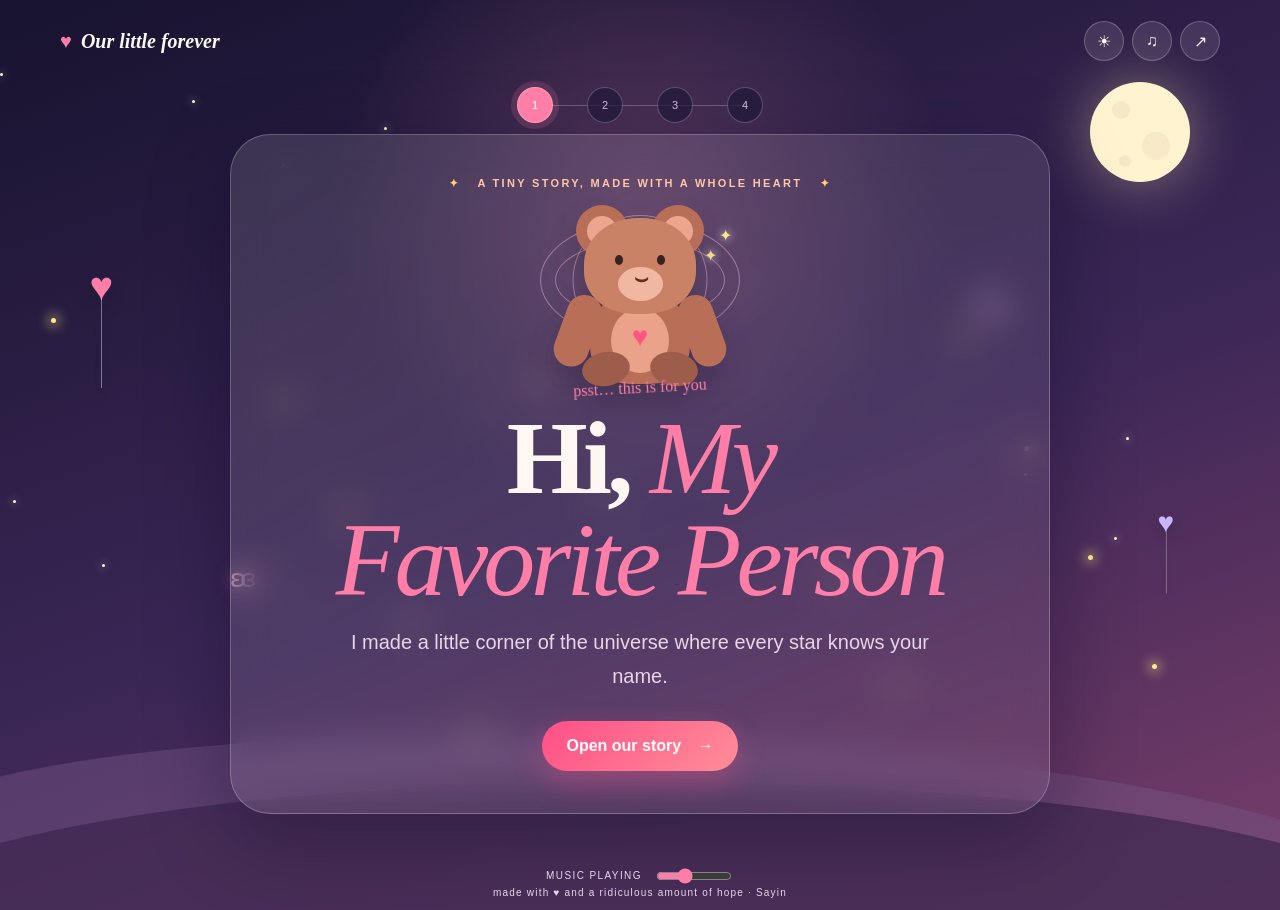
<file: index.html>
<!doctype html>
<html lang="en" data-theme="night">
<head>
  <meta charset="UTF-8">
  <meta name="viewport" content="width=device-width, initial-scale=1.0">
  <meta name="description" content="A tiny animated love story with one very important question.">
  <title>Our Little Forever — HTML Edition</title>
  <link rel="icon" href="public/favicon.svg">
  <link rel="stylesheet" href="html/styles.css?v=4">
</head>
<body>
  <main id="app">
    <div class="loader" id="loader">
      <div class="loader-heart">♥</div>
      <p>collecting stardust for you…</p>
      <span><i></i></span>
    </div>

    <div class="world" id="world" aria-hidden="true">
      <div class="moon"><span></span></div>
      <div class="cloud cloud-one"><i></i><i></i><i></i></div>
      <div class="cloud cloud-two"><i></i><i></i><i></i></div>
      <div class="cloud cloud-three"><i></i><i></i><i></i></div>
      <span class="balloon balloon-one">♥</span>
      <span class="balloon balloon-two">♥</span>
      <span class="butterfly butterfly-one">ʚɞ</span>
      <span class="butterfly butterfly-two">ʚɞ</span>
      <div class="hills hill-back"></div>
      <div class="hills hill-front"></div>
    </div>

    <header>
      <a class="brand" href="#" aria-label="Our little forever home"><span>♥</span><b data-love="title">Our little forever</b></a>
      <div class="controls">
        <button id="themeButton" aria-label="Toggle day and night">☀</button>
        <button id="musicButton" aria-label="Play music">♪</button>
        <button id="shareButton" aria-label="Share this love story">↗</button>
      </div>
    </header>

    <section class="stage">
      <div id="storyExperience">
        <div class="progress" aria-label="Story progress">
          <button class="active" data-step-button="0"><span>1</span></button>
          <button data-step-button="1"><span>2</span></button>
          <button data-step-button="2"><span>3</span></button>
          <button data-step-button="3"><span>4</span></button>
        </div>

        <div class="panel-wrap">
          <div class="panel welcome active-panel" data-panel="0">
            <div class="eyebrow"><span>✦</span> A tiny story, made with a whole heart <span>✦</span></div>
            <div class="teddy-magic">
              <i></i><i></i><i></i>
              <div class="teddy" aria-label="A happy cartoon teddy bear">
                <span class="ear ear-l"></span><span class="ear ear-r"></span>
                <span class="teddy-head"><i class="eye eye-l"></i><i class="eye eye-r"></i><i class="snout">⌣</i></span>
                <span class="teddy-body"><i class="belly">♥</i></span>
                <span class="arm arm-l"></span><span class="arm arm-r"></span>
                <span class="foot foot-l"></span><span class="foot foot-r"></span>
              </div>
            </div>
            <p class="hand-note">psst… this is for you</p>
            <h1>Hi, <em data-love="to">My Favorite Person</em></h1>
            <p class="lead">I made a little corner of the universe where every star knows your name.</p>
            <button class="primary next-button" data-next="1">Open our story <span>→</span></button>
          </div>

          <div class="panel story" data-panel="1">
            <p class="step-label">chapter one · the lovely beginning</p>
            <h2><span data-love="from">Aman</span> <span>♥</span> <span data-love="to">My Favorite Person</span></h2>
            <div class="letter">
              <i class="letter-flap" aria-hidden="true"></i>
              <span class="tape">love, in little things</span>
              <p data-message="0">Somehow, every ordinary day became my favorite story when you walked into it.</p>
              <div class="signature">— <span data-love="from">Aman</span></div>
            </div>
            <div class="timeline">
              <div><b>01</b><span>We met</span><small>The universe winked.</small></div>
              <div><b>02</b><span>We laughed</span><small>A lot. At everything.</small></div>
              <div><b>03</b><span>We became us</span><small>My favorite plot twist.</small></div>
            </div>
            <button class="primary next-button" data-next="2">Keep going <span>→</span></button>
          </div>

          <div class="panel memories" data-panel="2">
            <p class="step-label">chapter two · a pocketful of memories</p>
            <h2>The way you make life feel</h2>
            <div class="polaroids">
              <article class="polaroid p1"><div>☀️</div><span>warmer</span></article>
              <article class="polaroid p2"><div>🌷</div><span>softer</span></article>
              <article class="polaroid p3"><div>🌙</div><span>magical</span></article>
            </div>
            <p class="type-line" data-message="1">You are my calm, my chaos, my safest place — and the smile I never have to force.</p>
            <div class="counter" data-counter></div>
            <button class="primary next-button" data-next="3">One more thing… <span>→</span></button>
          </div>

          <div class="panel question" data-panel="3">
            <p class="step-label">the most important chapter</p>
            <div class="proposal-scene">
              <div class="proposal-teddy">
                <div class="teddy">
                  <span class="ear ear-l"></span><span class="ear ear-r"></span>
                  <span class="teddy-head"><i class="eye eye-l"></i><i class="eye eye-r"></i><i class="snout">⌣</i></span>
                  <span class="teddy-body"><i class="belly">♥</i></span>
                  <span class="arm arm-l"></span><span class="arm arm-r"></span>
                  <span class="foot foot-l"></span><span class="foot foot-r"></span>
                </div>
                <span class="teddy-question" aria-hidden="true">♥</span>
              </div>
              <div class="ring-box" aria-hidden="true">
                <span class="ring-box-lid"></span><span class="ring">💍</span>
                <span class="ring-spark ring-spark-one">✦</span><span class="ring-spark ring-spark-two">✧</span>
              </div>
            </div>
            <h2>Will you be mine<br><em>forever?</em></h2>
            <p>For all the ordinary Tuesdays, wild dreams, and tiny adventures still waiting for us.</p>
            <div class="answer-zone">
              <div class="yes-click-burst" id="yesBurst" aria-hidden="true"></div>
              <button class="yes" id="yesButton">YES! <span>♥</span></button>
              <button class="no" id="noButton">no</button>
            </div>
            <div class="no-message" id="noMessage">choose wisely, cutie ✨</div>
          </div>
        </div>

        <div class="sound-panel">
          <span id="musicStatus">soft melody</span>
          <input id="volume" aria-label="Music volume" type="range" min="0" max="1" step=".05" value=".35">
        </div>
      </div>

      <div class="celebration" id="celebration" hidden>
        <div class="love-glow" aria-hidden="true"></div>
        <div class="celebration-stars" id="celebrationStars" aria-hidden="true"></div>
        <div class="confetti" id="confetti" aria-hidden="true"></div>
        <div class="fireworks" id="fireworks" aria-hidden="true"></div>
        <div class="rose-rain" id="roseRain" aria-hidden="true"></div>
        <div class="celebration-teddy">
          <div class="heart-halo" id="heartHalo" aria-hidden="true"></div>
          <div class="teddy dancing">
            <span class="ear ear-l"></span><span class="ear ear-r"></span>
            <span class="teddy-head"><i class="eye eye-l"></i><i class="eye eye-r"></i><i class="snout">⌣</i></span>
            <span class="teddy-body"><i class="belly">♥</i></span>
            <span class="arm arm-l"></span><span class="arm arm-r"></span>
            <span class="foot foot-l"></span><span class="foot foot-r"></span>
          </div>
          <span class="yes-ribbon">forever starts now ✨</span>
        </div>
        <p class="step-label">and just like that, our forever began</p>
        <h1>Thank you for saying <em>YES!</em></h1>
        <p class="lead">You just made me the happiest person in this tiny, spinning universe. Here is to us — today, tomorrow, and every beautiful mess in between.</p>
        <div class="counter" data-counter></div>
        <div class="celebrate-actions">
          <button class="primary" id="celebrationShare">Share the happy news <span>↗</span></button>
          <button class="secondary" id="downloadCard">Save our love card</button>
        </div>
        <button class="restart" id="restartButton">Replay our story ↻</button>
      </div>
    </section>

    <footer>made with <span>♥</span> and a ridiculous amount of hope · <b data-love="from">Sayin</b></footer>
  </main>
  <audio id="backgroundMusic" autoplay loop playsinline preload="auto" hidden></audio>
  <script src="html/content-store.js?v=2"></script>
  <script src="html/audio-store.js?v=1"></script>
  <script src="html/script.js?v=9"></script>
</body>
</html>
</file>
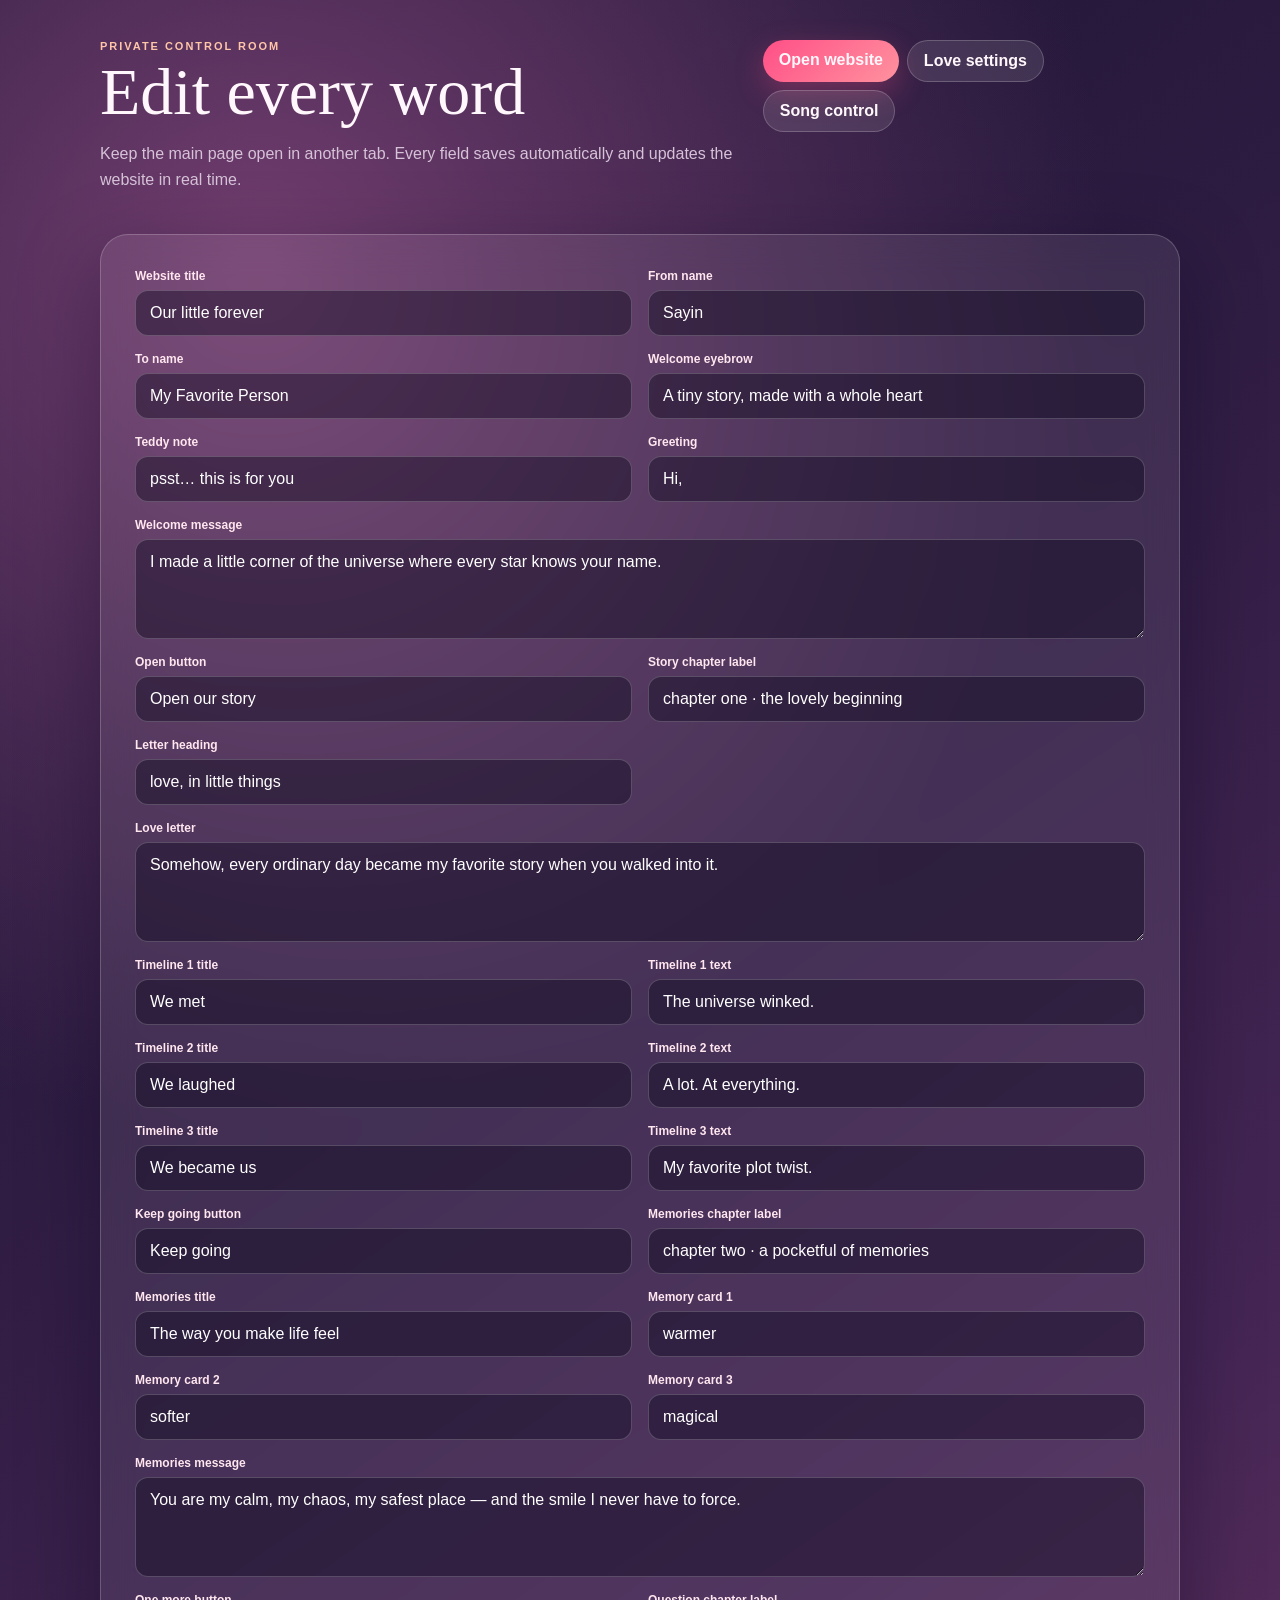
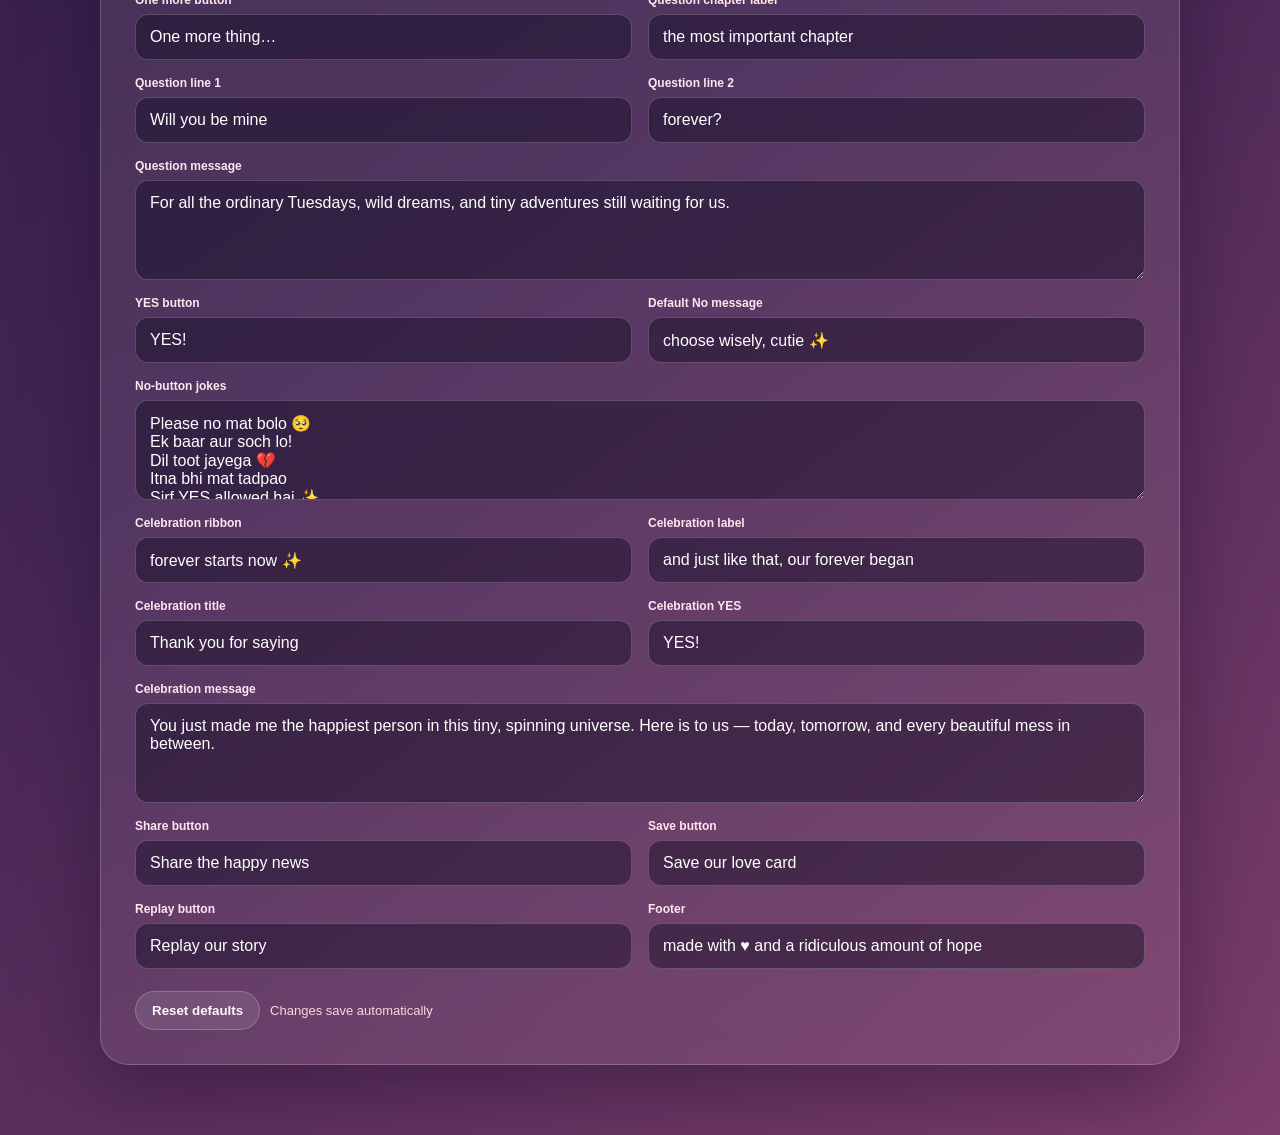
<file: hidden-editor.html>
<!doctype html>
<html lang="en">
<head>
  <meta charset="UTF-8">
  <meta name="viewport" content="width=device-width,initial-scale=1">
  <title>Hidden Story Editor</title>
  <link rel="stylesheet" href="html/editor.css?v=2">
</head>
<body data-editor-mode="all">
  <main class="editor-shell">
    <header class="editor-head">
      <div>
        <div class="kicker">Private control room</div>
        <h1>Edit every word</h1>
        <p>Keep the main page open in another tab. Every field saves automatically and updates the website in real time.</p>
      </div>
      <nav class="nav">
        <a class="primary" href="./" target="_blank">Open website</a>
        <a href="love-settings.html">Love settings</a>
        <a href="song-settings.html">Song control</a>
      </nav>
    </header>
    <section class="editor-card">
      <form id="editorForm" class="form-grid"></form>
      <div class="actions">
        <button id="resetButton" type="button">Reset defaults</button>
        <span class="status" id="saveStatus">Changes save automatically</span>
      </div>
    </section>
  </main>
  <script src="html/content-store.js?v=2"></script>
  <script src="html/editor.js?v=2"></script>
</body>
</html>
</file>
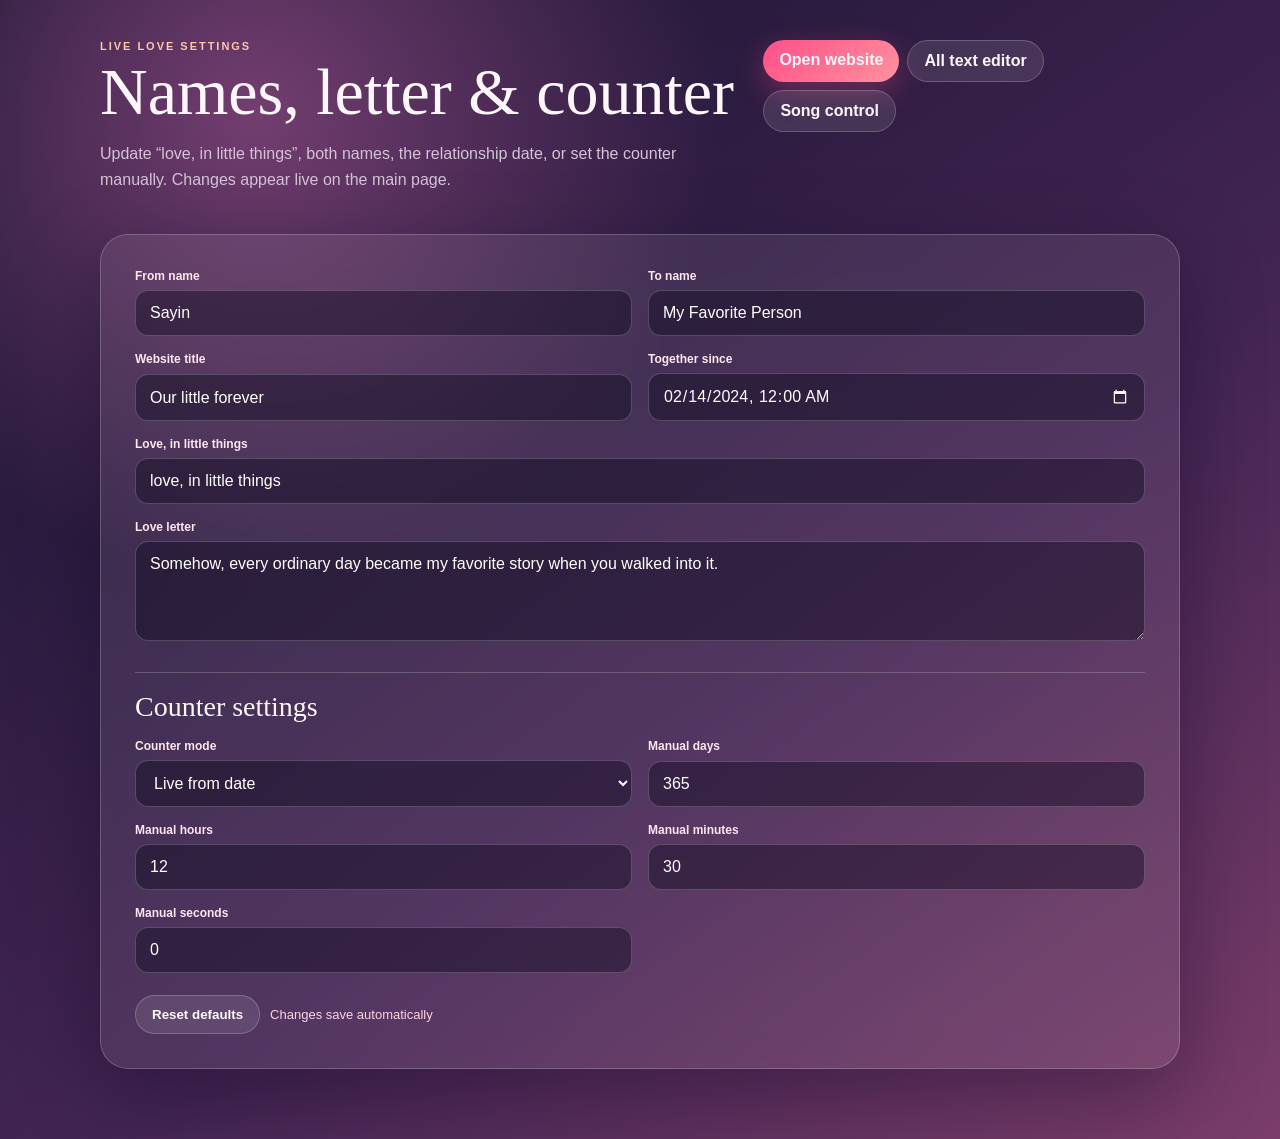
<file: love-settings.html>
<!doctype html>
<html lang="en">
<head>
  <meta charset="UTF-8">
  <meta name="viewport" content="width=device-width,initial-scale=1">
  <title>Love Story Settings</title>
  <link rel="stylesheet" href="html/editor.css?v=2">
</head>
<body data-editor-mode="settings">
  <main class="editor-shell">
    <header class="editor-head">
      <div>
        <div class="kicker">Live love settings</div>
        <h1>Names, letter & counter</h1>
        <p>Update “love, in little things”, both names, the relationship date, or set the counter manually. Changes appear live on the main page.</p>
      </div>
      <nav class="nav">
        <a class="primary" href="./" target="_blank">Open website</a>
        <a href="hidden-editor.html">All text editor</a>
        <a href="song-settings.html">Song control</a>
      </nav>
    </header>
    <section class="editor-card">
      <form id="editorForm" class="form-grid"></form>
      <div class="actions">
        <button id="resetButton" type="button">Reset defaults</button>
        <span class="status" id="saveStatus">Changes save automatically</span>
      </div>
    </section>
  </main>
  <script src="html/content-store.js?v=2"></script>
  <script src="html/editor.js?v=2"></script>
</body>
</html>
</file>
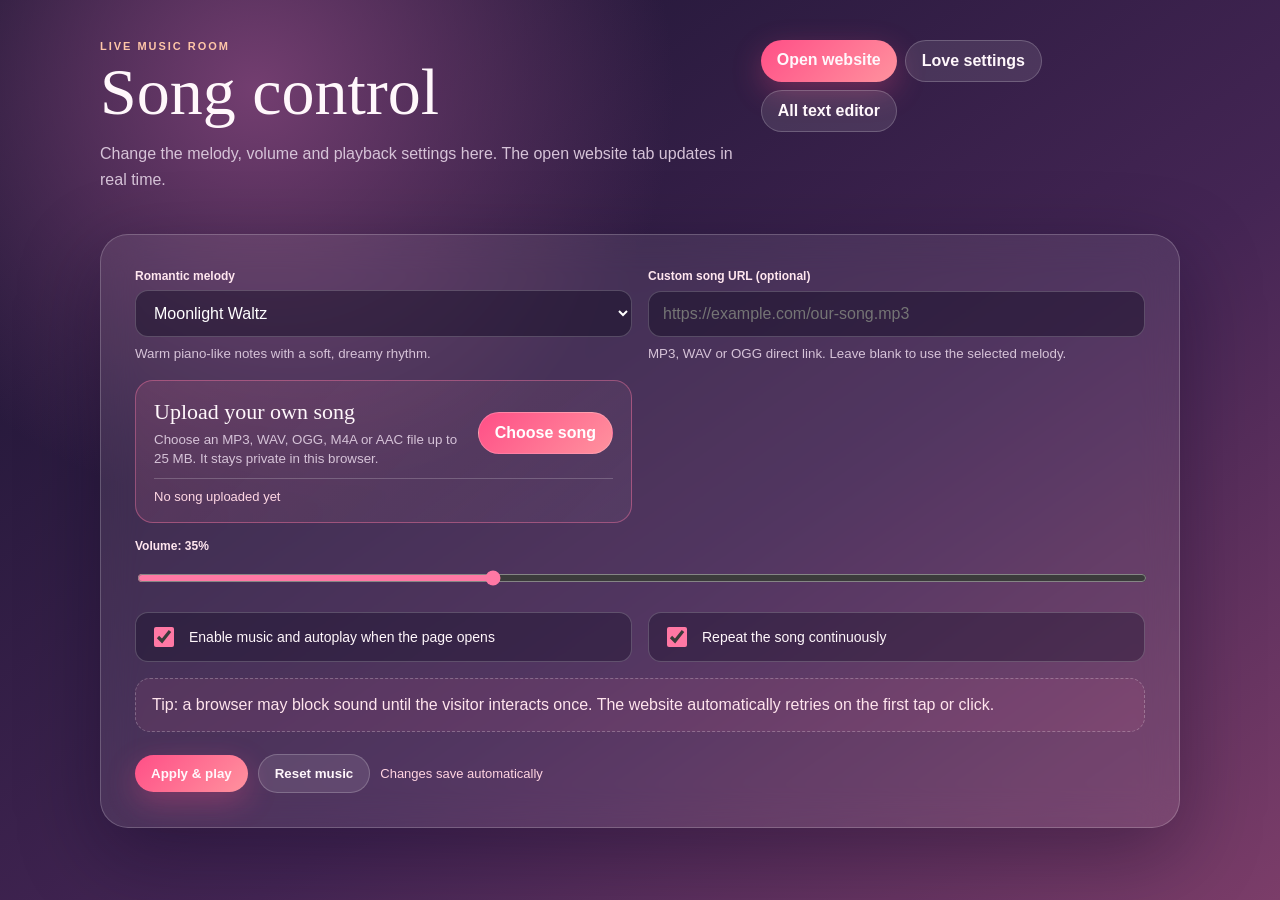
<file: song-settings.html>
<!doctype html>
<html lang="en">
<head>
  <meta charset="UTF-8">
  <meta name="viewport" content="width=device-width,initial-scale=1">
  <title>Live Song Control</title>
  <link rel="stylesheet" href="html/editor.css?v=2">
</head>
<body>
  <main class="editor-shell">
    <header class="editor-head">
      <div>
        <div class="kicker">Live music room</div>
        <h1>Song control</h1>
        <p>Change the melody, volume and playback settings here. The open website tab updates in real time.</p>
      </div>
      <nav class="nav">
        <a class="primary" href="./" target="_blank">Open website</a>
        <a href="love-settings.html">Love settings</a>
        <a href="hidden-editor.html">All text editor</a>
      </nav>
    </header>
    <section class="editor-card">
      <form id="songForm" class="form-grid">
        <div class="field">
          <label for="songPreset">Romantic melody</label>
          <select id="songPreset">
            <option value="moonlight">Moonlight Waltz</option>
            <option value="heartbeat">Heartbeat Promise</option>
            <option value="starlight">Starlight Dance</option>
            <option value="lullaby">Forever Lullaby</option>
          </select>
          <small id="presetDescription"></small>
        </div>
        <div class="field">
          <label for="customSongUrl">Custom song URL (optional)</label>
          <input id="customSongUrl" type="url" placeholder="https://example.com/our-song.mp3">
          <small>MP3, WAV or OGG direct link. Leave blank to use the selected melody.</small>
        </div>
        <div class="upload-box wide">
          <div>
            <strong>Upload your own song</strong>
            <small>Choose an MP3, WAV, OGG, M4A or AAC file up to 25 MB. It stays private in this browser.</small>
          </div>
          <label class="upload-button" for="songUpload">Choose song</label>
          <input id="songUpload" type="file" accept="audio/*,.mp3,.wav,.ogg,.m4a,.aac">
          <div class="upload-info" id="uploadInfo">No song uploaded yet</div>
          <button id="removeUpload" type="button" hidden>Remove uploaded song</button>
        </div>
        <div class="field wide">
          <label for="musicVolume">Volume: <span id="volumeValue">35%</span></label>
          <input id="musicVolume" type="range" min="0" max="100" value="35">
        </div>
        <div class="switch-row">
          <input id="musicEnabled" type="checkbox">
          <label for="musicEnabled">Enable music and autoplay when the page opens</label>
        </div>
        <div class="switch-row">
          <input id="musicLoop" type="checkbox">
          <label for="musicLoop">Repeat the song continuously</label>
        </div>
        <p class="preset-note">Tip: a browser may block sound until the visitor interacts once. The website automatically retries on the first tap or click.</p>
      </form>
      <div class="actions">
        <button class="primary" id="applySong" type="button">Apply & play</button>
        <button id="resetSong" type="button">Reset music</button>
        <span class="status" id="songStatus">Changes save automatically</span>
      </div>
    </section>
  </main>
  <script src="html/content-store.js?v=2"></script>
  <script src="html/audio-store.js?v=1"></script>
  <script src="html/song-editor.js?v=2"></script>
</body>
</html>
</file>
<file: html/styles.css>
/*
  Standalone HTML edition.
  The original stylesheet is deliberately reused so both versions stay
  pixel-for-pixel consistent whenever the main design is improved.
*/
@import url("../app/globals.css");

[hidden] { display: none !important; }
#storyExperience { width: 100%; }
.panel[data-panel] { display: none; }
.panel[data-panel].active-panel { display: block; animation: panel-in .75s cubic-bezier(.2,.8,.2,1); }
.progress,
.sound-panel { left: 50%; transform: translateX(-50%); }
.progress { z-index: 12; }
.sound-panel { width: max-content; z-index: 12; }
.brand b, footer b { font: inherit; }
.story h2 > span:first-child,
.story h2 > span:last-child { color: inherit; font-size: inherit; }
.story h2 > span:nth-child(2) { color: var(--pink); font-size: .72em; }
.yes-click-burst:empty { display: none; }
.celebration { position: relative; }

@media (max-width: 700px) {
  #storyExperience { width: 100%; }
  .progress { max-width: calc(100vw - 28px); }
  .sound-panel { bottom: 30px; }
}
</file>
<file: html/editor.css>
:root{color-scheme:dark;--pink:#ff78a4;--ink:#fff7fb;--muted:#d6c3d8;--card:rgba(255,255,255,.1);--line:rgba(255,255,255,.2)}
*{box-sizing:border-box}body{margin:0;min-height:100vh;background:radial-gradient(circle at 20% 10%,#733e70 0,transparent 32%),linear-gradient(145deg,#17132f,#442554 60%,#7b3d69);color:var(--ink);font-family:"Segoe UI",sans-serif}
.editor-shell{width:min(1080px,calc(100% - 28px));margin:auto;padding:40px 0 70px}.editor-head{display:flex;align-items:flex-start;justify-content:space-between;gap:20px;margin-bottom:26px}.kicker{color:#ffc6a8;text-transform:uppercase;letter-spacing:.18em;font-size:11px;font-weight:800}.editor-head h1{margin:7px 0;font:clamp(38px,7vw,66px)/1 Georgia}.editor-head p{color:var(--muted);max-width:650px;line-height:1.6}.nav{display:flex;gap:8px;flex-wrap:wrap}.nav a,.nav button,.actions button{border:1px solid var(--line);border-radius:999px;padding:11px 16px;background:var(--card);color:var(--ink);text-decoration:none;font-weight:700;cursor:pointer}.nav a.primary,.actions button.primary{border:0;background:linear-gradient(135deg,#ff4f87,#ff929e);box-shadow:0 10px 30px rgba(255,79,135,.3)}
.editor-card{padding:clamp(18px,4vw,34px);border:1px solid var(--line);border-radius:28px;background:rgba(255,255,255,.08);box-shadow:0 25px 80px rgba(8,4,28,.35);backdrop-filter:blur(18px)}.form-grid{display:grid;grid-template-columns:repeat(2,minmax(0,1fr));gap:16px}.field{display:grid;gap:7px}.field.wide{grid-column:1/-1}.field label{font-size:12px;font-weight:800;color:#ffe6ef}.field input,.field textarea,.field select{width:100%;border:1px solid var(--line);border-radius:13px;padding:13px 14px;background:rgba(12,8,29,.42);color:#fff;font:inherit;outline:none}.field textarea{min-height:100px;resize:vertical}.field input:focus,.field textarea:focus,.field select:focus{border-color:var(--pink);box-shadow:0 0 0 4px rgba(255,120,164,.13)}.actions{display:flex;align-items:center;gap:10px;margin-top:22px;flex-wrap:wrap}.status{color:#ffd4e1;font-size:13px}.section-title{grid-column:1/-1;margin:15px 0 0;padding-top:18px;border-top:1px solid var(--line);font:28px Georgia}
.field small{color:var(--muted);line-height:1.45}.field input[type=range]{padding:8px 0;border:0;background:transparent;accent-color:var(--pink)}.switch-row{display:flex;align-items:center;gap:12px;min-height:50px;padding:10px 14px;border:1px solid var(--line);border-radius:13px;background:rgba(12,8,29,.32)}.switch-row input{width:20px;height:20px;accent-color:var(--pink)}.switch-row label{font-size:14px}.preset-note{grid-column:1/-1;margin:0;padding:14px 16px;border:1px dashed rgba(255,255,255,.25);border-radius:15px;color:#ffe4ed;background:rgba(255,120,164,.08);line-height:1.5}
.upload-box{display:grid;grid-template-columns:minmax(0,1fr) auto;align-items:center;gap:10px 18px;padding:18px;border:1px solid rgba(255,120,164,.42);border-radius:18px;background:linear-gradient(135deg,rgba(255,120,164,.13),rgba(255,255,255,.04))}.upload-box>div:first-child{display:grid;gap:5px}.upload-box strong{font:22px Georgia}.upload-box small{color:var(--muted);line-height:1.45}.upload-box input[type=file]{position:absolute;width:1px;height:1px;opacity:0;pointer-events:none}.upload-button,.upload-box button{justify-self:end;border:1px solid var(--line);border-radius:999px;padding:11px 16px;background:linear-gradient(135deg,#ff4f87,#ff929e);color:#fff;font-weight:800;cursor:pointer}.upload-info{grid-column:1/-1;padding-top:10px;border-top:1px solid var(--line);color:#ffd7e4;font-size:13px}.upload-info.active:before{content:"♫";display:inline-grid;place-items:center;width:25px;height:25px;margin-right:8px;border-radius:50%;background:var(--pink);color:#25132d}.upload-box button{grid-column:1/-1;justify-self:start;background:rgba(255,255,255,.08)}
@media(max-width:700px){.editor-head{display:block}.nav{margin-top:18px}.form-grid{grid-template-columns:1fr}.field.wide,.section-title{grid-column:auto}.upload-box{grid-template-columns:1fr}.upload-button{justify-self:start}}
</file>
